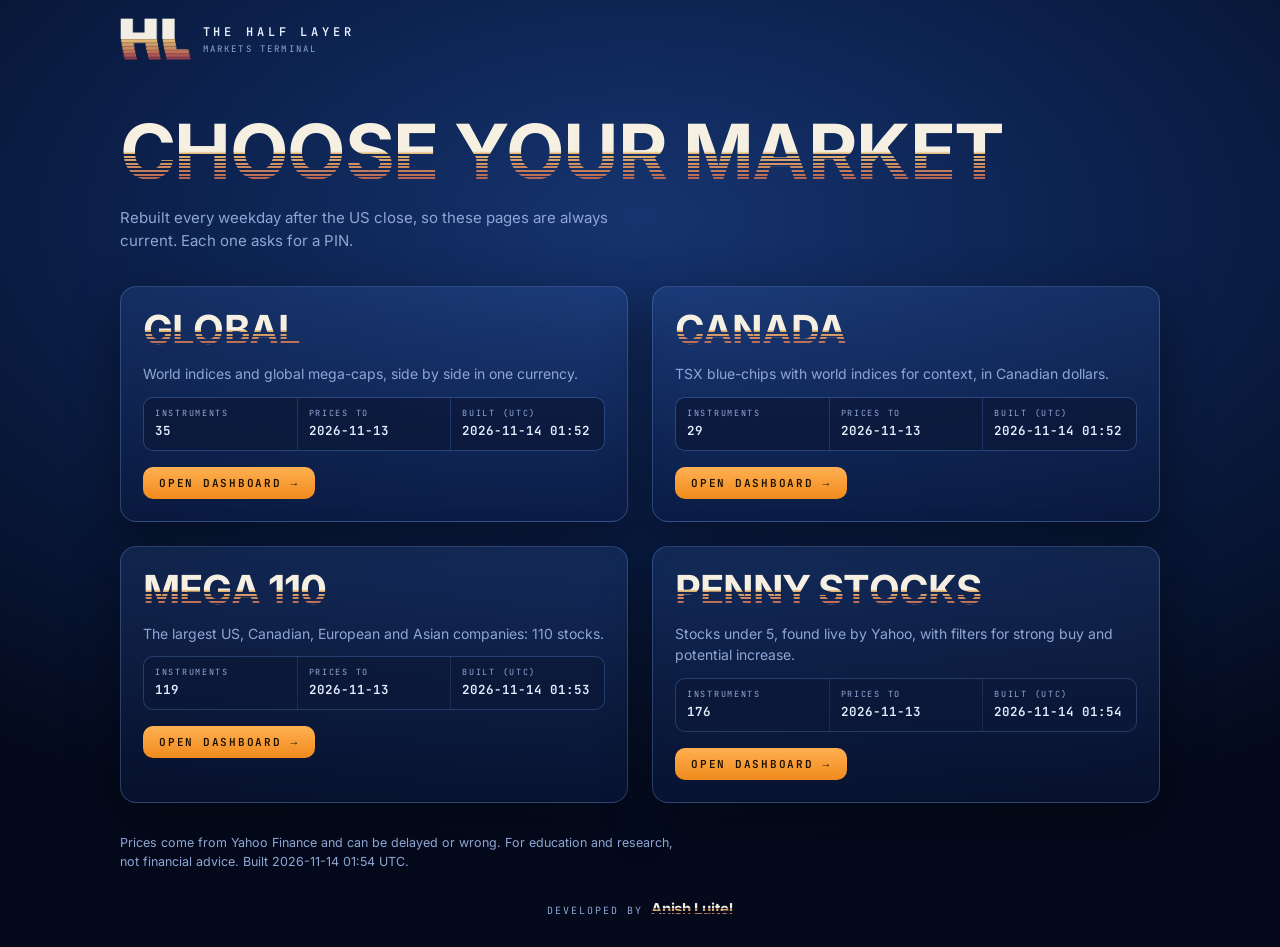
<file: index.html>
<!doctype html><html lang="en"><head><meta charset="utf-8"><meta name="viewport" content="width=device-width,initial-scale=1">
<meta name="author" content="Anish Luitel"><title>The Half Layer · Markets</title><style>@font-face{font-family:'Inter';font-weight:400;font-style:normal;font-display:swap;src:url([data-uri]) format('woff2')}
@font-face{font-family:'Inter';font-weight:600;font-style:normal;font-display:swap;src:url([data-uri]) format('woff2')}
@font-face{font-family:'Inter';font-weight:700;font-style:normal;font-display:swap;src:url([data-uri]) format('woff2')}
@font-face{font-family:'JetBrains Mono';font-weight:400;font-style:normal;font-display:swap;src:url([data-uri]) format('woff2')}
@font-face{font-family:'JetBrains Mono';font-weight:600;font-style:normal;font-display:swap;src:url([data-uri]) format('woff2')}
</style><style>
:root{--ink:#E8F0FF;--mut:#8FA6D4;--line:rgba(130,180,255,.26);--orange:#FF9E2C;--mono:'JetBrains Mono',ui-monospace,Menlo,Consolas,monospace;--sans:'Inter',system-ui,-apple-system,'Segoe UI',Roboto,sans-serif}
*{box-sizing:border-box}html{background:#040A1C}body{margin:0;min-height:100vh;color:var(--ink);font:14px/1.55 var(--sans);background:radial-gradient(ellipse 90% 70% at 50% 24%,#16346F 0%,#0C214D 42%,#040A1C 100%) fixed}
.hl{font-weight:700;letter-spacing:-.02em;line-height:1.05;color:transparent;background:linear-gradient(180deg,#F6F0E2 0 49%,#E0B472 52%,#C9805A 72%,#94384A 100%);-webkit-background-clip:text;background-clip:text;-webkit-mask:linear-gradient(#000,#000) top/100% 50% no-repeat,repeating-linear-gradient(180deg,#000 0 2px,transparent 2px 3.6px) bottom/100% 50% no-repeat;mask:linear-gradient(#000,#000) top/100% 50% no-repeat,repeating-linear-gradient(180deg,#000 0 2px,transparent 2px 3.6px) bottom/100% 50% no-repeat}
header,main,footer{max-width:1080px;margin:0 auto;padding-left:max(20px,env(safe-area-inset-left));padding-right:max(20px,env(safe-area-inset-right))}
header{display:flex;align-items:center;gap:12px;padding-top:max(18px,env(safe-area-inset-top))}header img{height:42px}header b{display:block;font:700 12px var(--mono);letter-spacing:.32em}header span{display:block;font:500 9px var(--mono);letter-spacing:.24em;color:var(--mut);margin-top:3px}
h1{margin:clamp(26px,5vw,52px) 0 0;font-size:clamp(38px,7vw,76px);text-transform:uppercase;text-wrap:balance}.lead{max-width:58ch;color:var(--mut);font-size:15px;margin:14px 0 0}
.cards{display:grid;grid-template-columns:repeat(auto-fit,minmax(min(100%,420px),1fr));gap:24px;margin:34px 0 0}
.card{display:flex;flex-direction:column;gap:12px;padding:22px;border-radius:16px;border:1px solid var(--line);background:linear-gradient(180deg,rgba(70,120,215,.17),rgba(12,28,70,.42));color:inherit;text-decoration:none;box-shadow:0 18px 50px rgba(0,0,0,.4);transition:.25s}
.card:hover{transform:translateY(-4px);border-color:var(--orange);box-shadow:0 24px 60px rgba(0,0,0,.5),0 0 34px rgba(255,158,44,.18)}
.card h2{margin:0;font-size:clamp(28px,4vw,40px);text-transform:uppercase}.card p{margin:0;color:var(--mut)}
.st{display:grid;grid-template-columns:repeat(3,minmax(0,1fr));gap:1px;border-radius:10px;overflow:hidden;border:1px solid rgba(130,180,255,.12);background:rgba(130,180,255,.12)}.st div{padding:9px 11px;background:rgba(7,18,50,.78);min-width:0}
.st span{display:block;font:500 8.5px var(--mono);letter-spacing:.2em;color:var(--mut)}.st b{font:600 12.5px var(--mono);white-space:nowrap}
.go{align-self:flex-start;margin-top:4px;padding:9px 16px;border-radius:10px;background:linear-gradient(180deg,#FFB052,#F08A1C);color:#1B0F00;font:700 11px var(--mono);letter-spacing:.16em;text-transform:uppercase}
.note{margin:30px 0 0;color:var(--mut);font-size:12.5px;max-width:70ch}footer{padding-top:30px;padding-bottom:max(30px,env(safe-area-inset-bottom));text-align:center;font:500 10px var(--mono);letter-spacing:.2em;color:var(--mut)}footer b{font-size:15px;letter-spacing:0;font-family:var(--sans)}
</style></head><body>
<header><img src="[data-uri]" alt=""><div><b>THE HALF LAYER</b><span>MARKETS TERMINAL</span></div></header>
<main><h1 class="hl">Choose your market</h1><p class="lead">Rebuilt every weekday after the US close, so these pages are always current. Each one asks for a PIN.</p>
<section class="cards"><a class="card" href="global.html"><h2 class="hl">Global</h2><p>World indices and global mega-caps, side by side in one currency.</p><div class="st"><div><span>INSTRUMENTS</span><b>35</b></div><div><span>PRICES TO</span><b>2026-11-13</b></div><div><span>BUILT (UTC)</span><b>2026-11-14 01:52</b></div></div><span class="go">Open dashboard &rarr;</span></a><a class="card" href="canada.html"><h2 class="hl">Canada</h2><p>TSX blue-chips with world indices for context, in Canadian dollars.</p><div class="st"><div><span>INSTRUMENTS</span><b>29</b></div><div><span>PRICES TO</span><b>2026-11-13</b></div><div><span>BUILT (UTC)</span><b>2026-11-14 01:52</b></div></div><span class="go">Open dashboard &rarr;</span></a><a class="card" href="mega.html"><h2 class="hl">Mega 110</h2><p>The largest US, Canadian, European and Asian companies: 110 stocks.</p><div class="st"><div><span>INSTRUMENTS</span><b>119</b></div><div><span>PRICES TO</span><b>2026-11-13</b></div><div><span>BUILT (UTC)</span><b>2026-11-14 01:53</b></div></div><span class="go">Open dashboard &rarr;</span></a><a class="card" href="penny.html"><h2 class="hl">Penny stocks</h2><p>Stocks under 5, found live by Yahoo, with filters for strong buy and potential increase.</p><div class="st"><div><span>INSTRUMENTS</span><b>176</b></div><div><span>PRICES TO</span><b>2026-11-13</b></div><div><span>BUILT (UTC)</span><b>2026-11-14 01:54</b></div></div><span class="go">Open dashboard &rarr;</span></a></section>
<p class="note">Prices come from Yahoo Finance and can be delayed or wrong. For education and research, not financial advice. Built 2026-11-14 01:54 UTC.</p></main>
<footer>DEVELOPED BY <b class="hl">Anish Luitel</b></footer></body></html>
</file>
